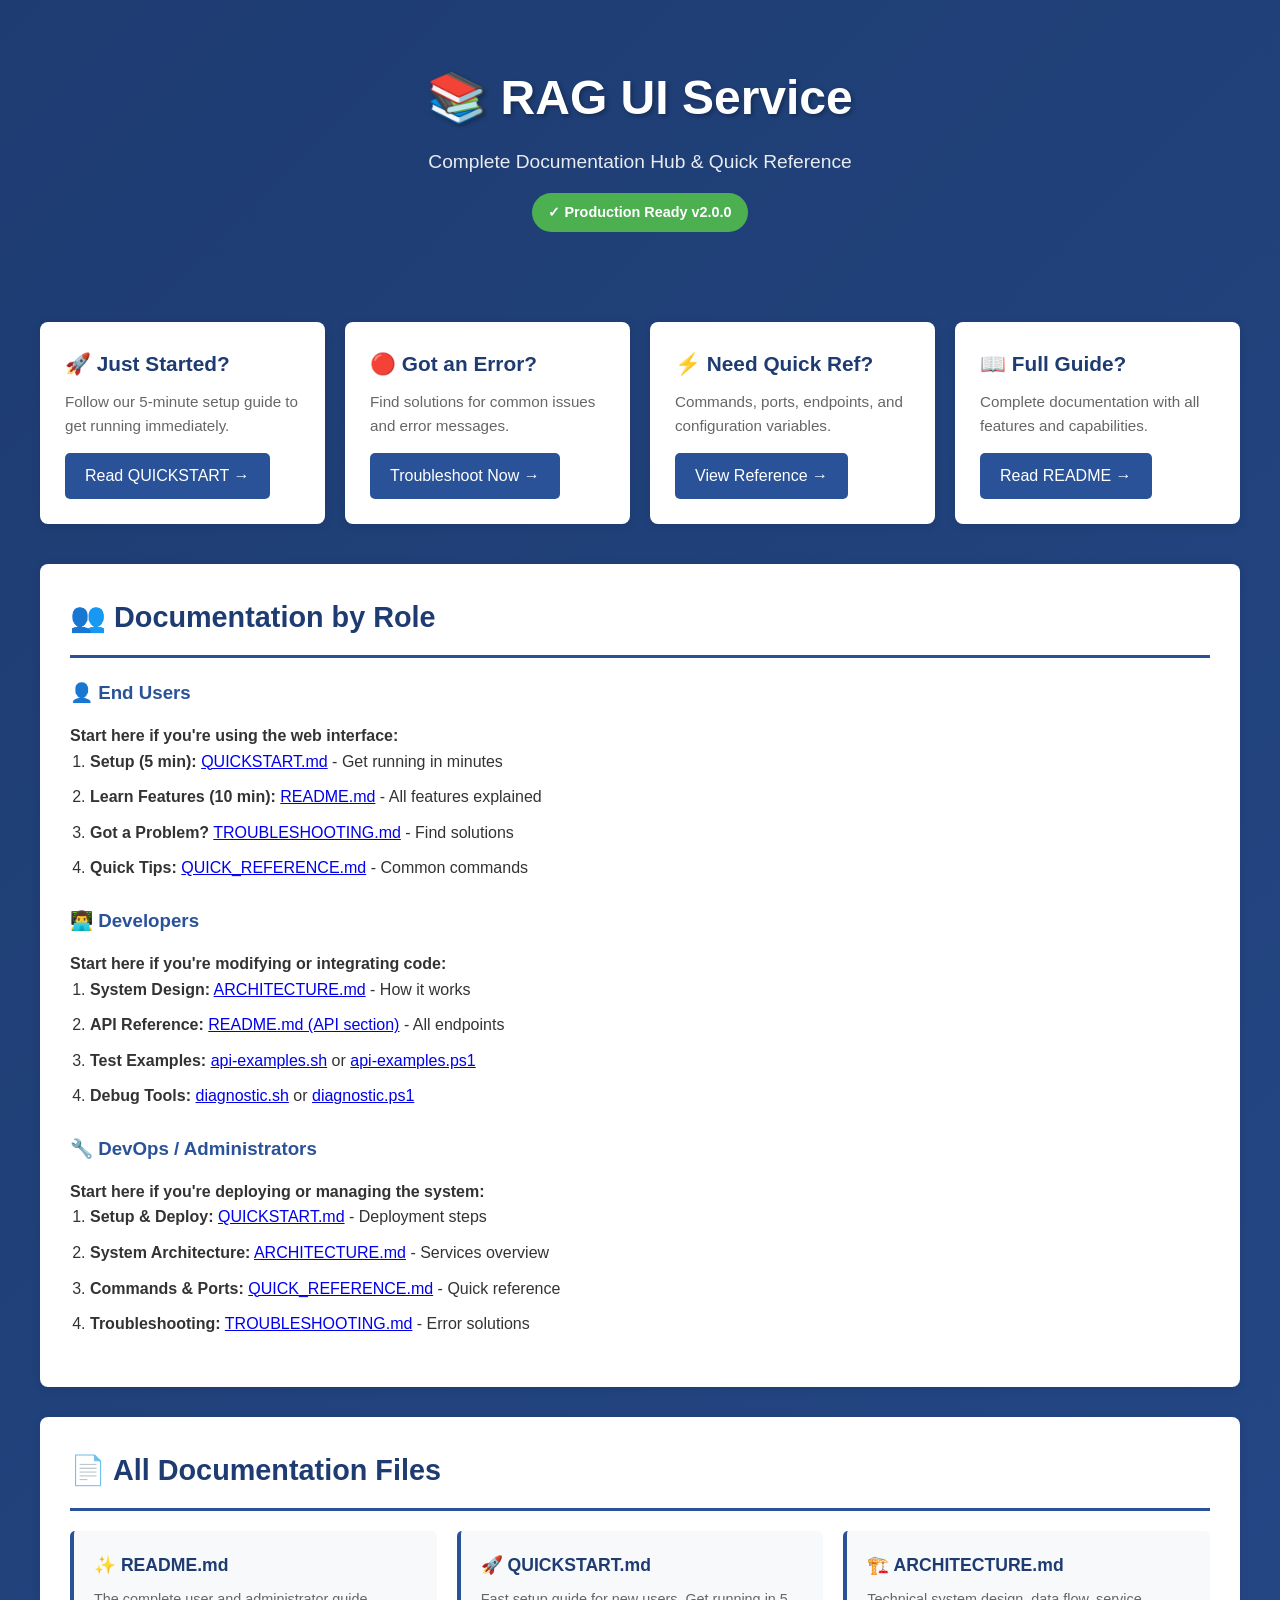
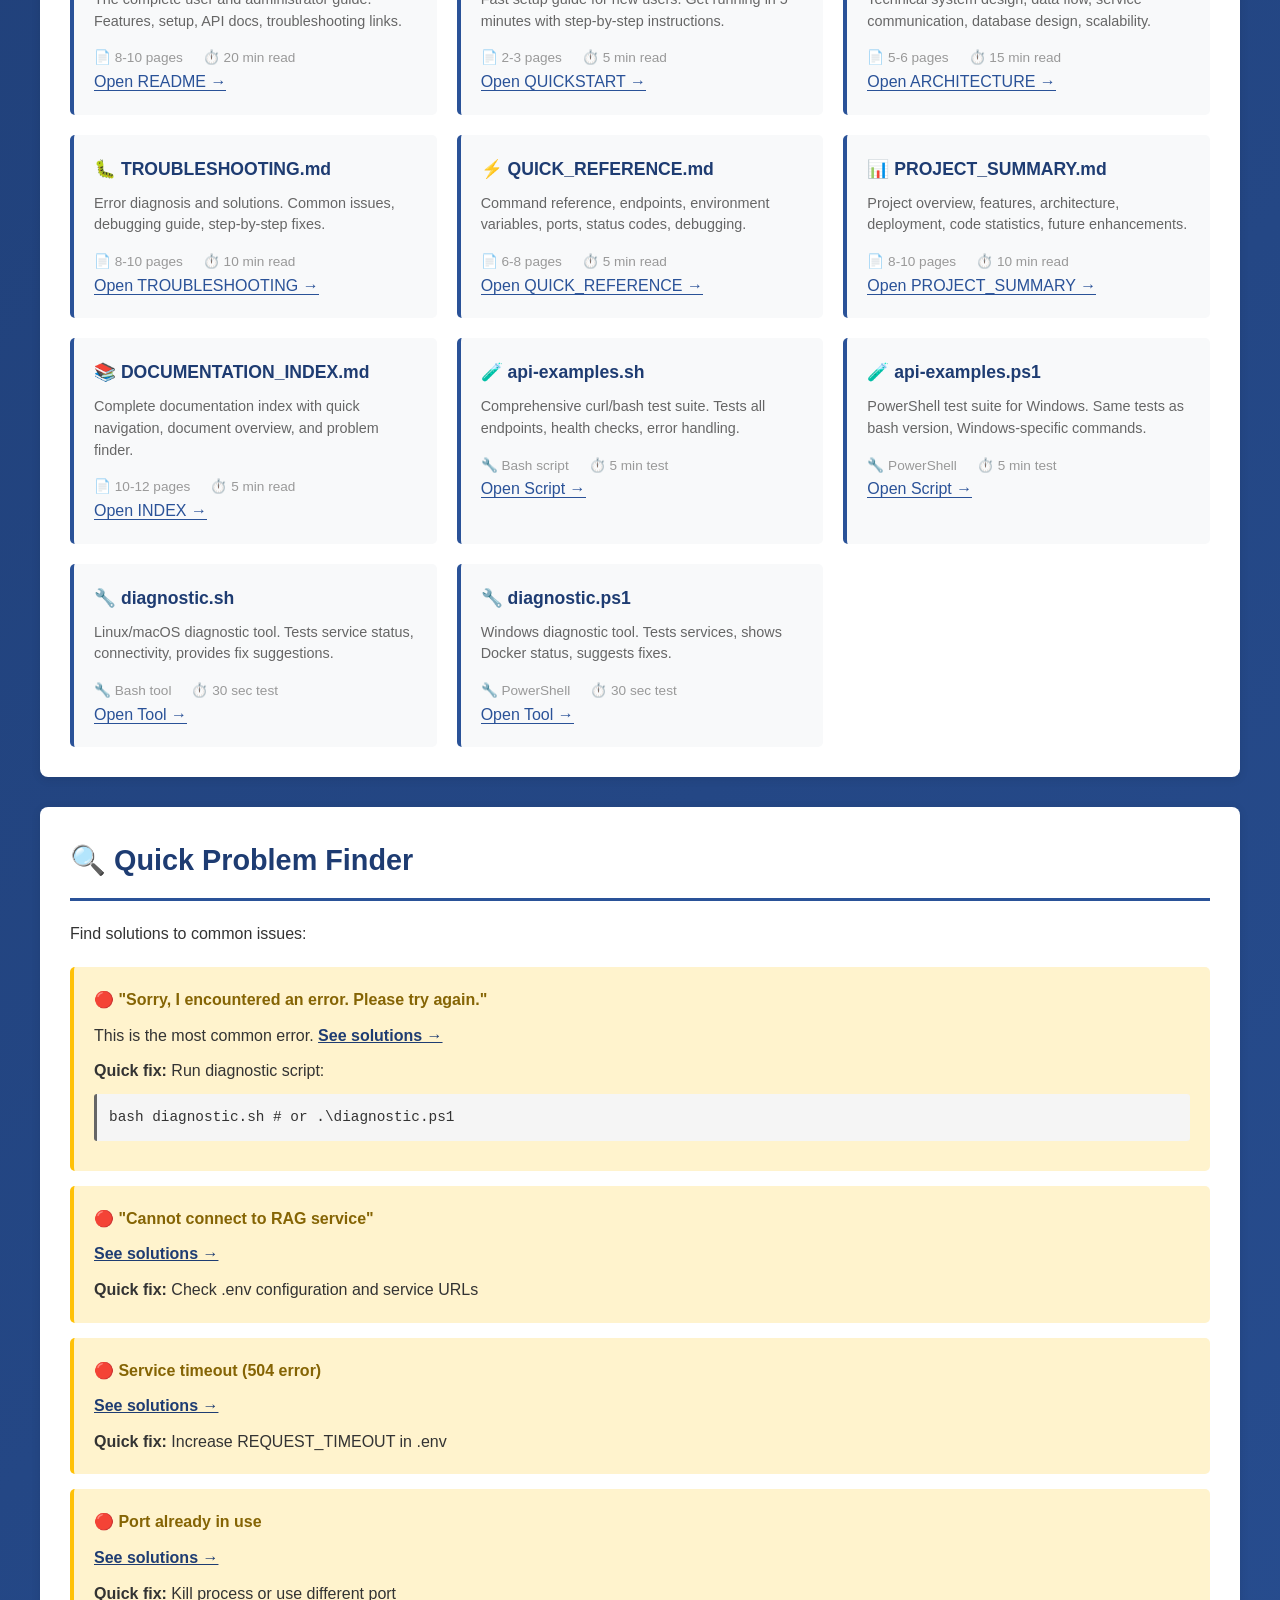
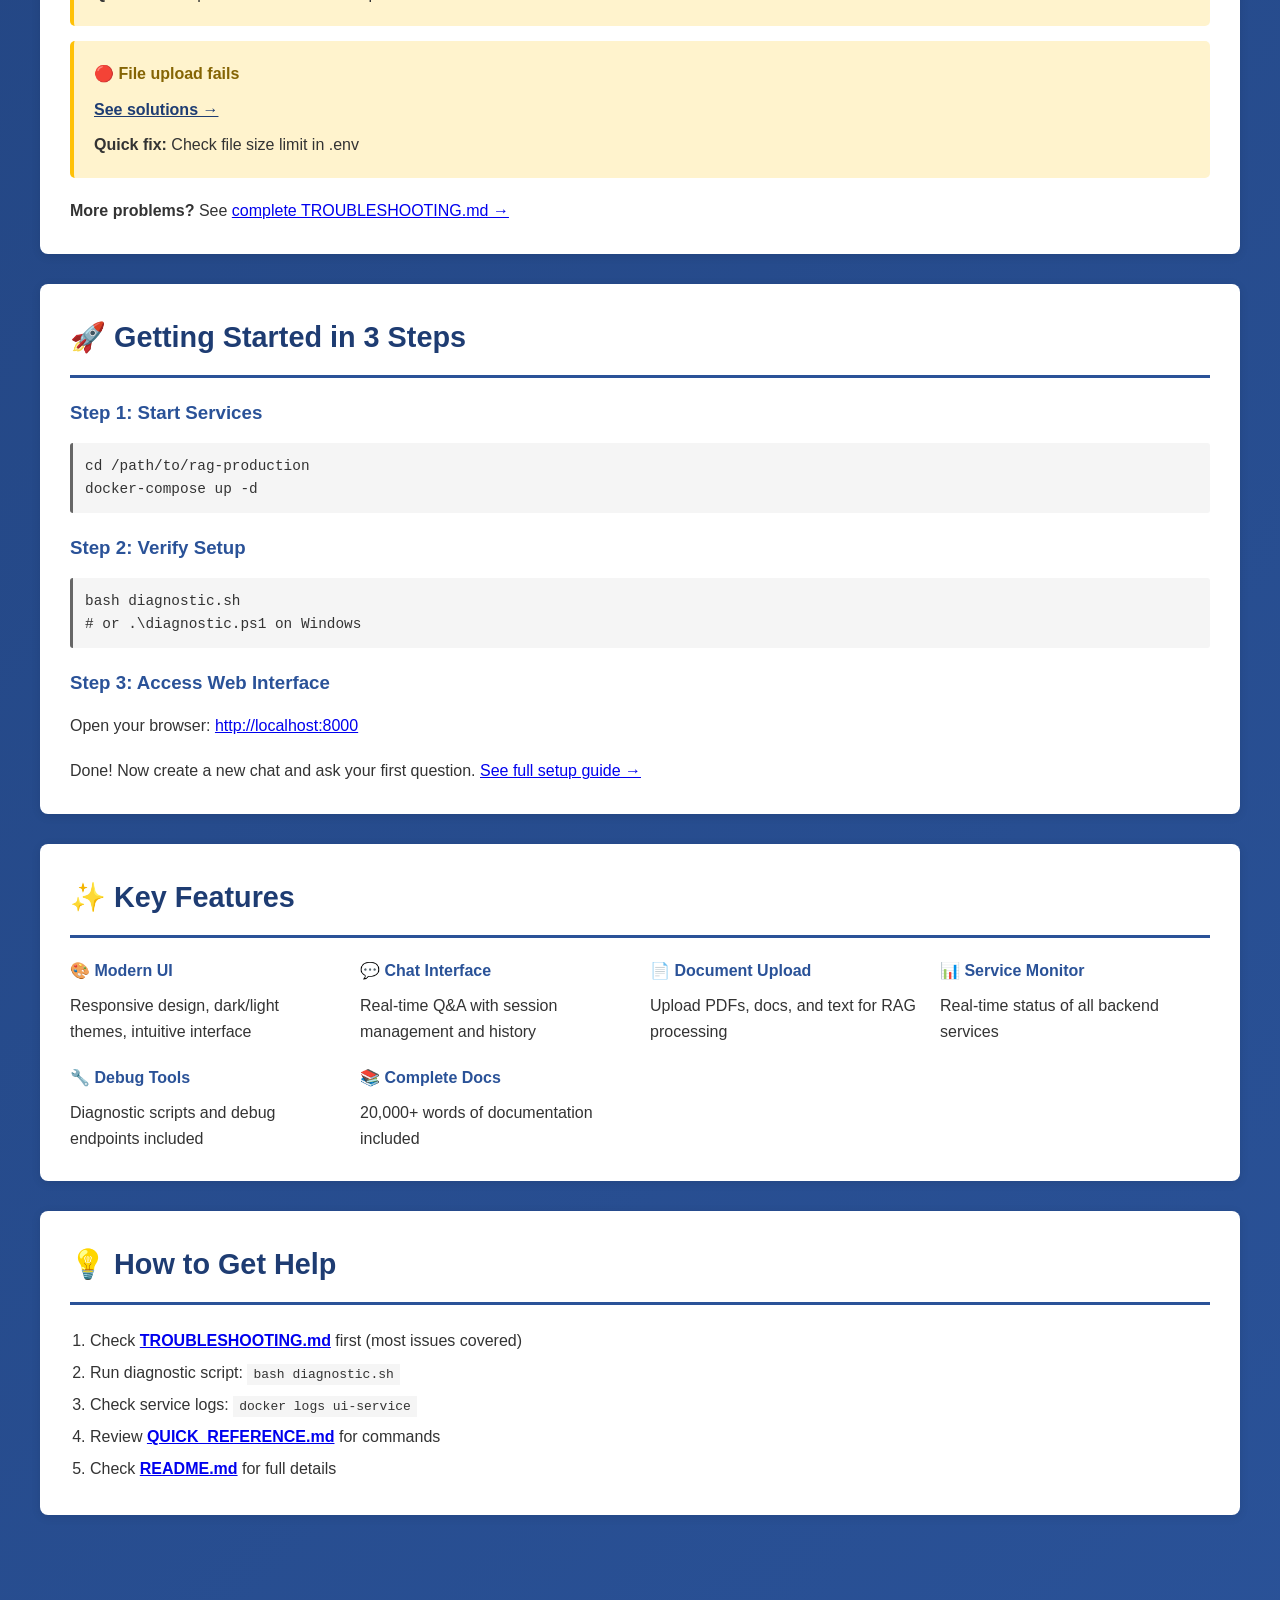
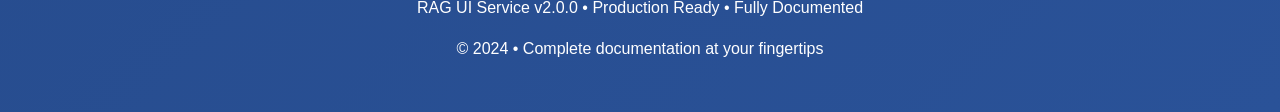
<file: ui-service/index.html>
<!DOCTYPE html>
<html lang="en">
<head>
    <meta charset="UTF-8">
    <meta name="viewport" content="width=device-width, initial-scale=1.0">
    <title>RAG UI Service - Documentation Hub</title>
    <style>
        * {
            margin: 0;
            padding: 0;
            box-sizing: border-box;
        }

        body {
            font-family: -apple-system, BlinkMacSystemFont, 'Segoe UI', Roboto, 'Helvetica Neue', Arial, sans-serif;
            background: linear-gradient(135deg, #1e3c72 0%, #2a5298 100%);
            color: #333;
            line-height: 1.6;
            min-height: 100vh;
            padding: 20px;
        }

        .container {
            max-width: 1200px;
            margin: 0 auto;
        }

        header {
            text-align: center;
            color: white;
            margin-bottom: 50px;
            padding: 40px 20px;
        }

        header h1 {
            font-size: 3em;
            margin-bottom: 10px;
            text-shadow: 2px 2px 4px rgba(0, 0, 0, 0.3);
        }

        header p {
            font-size: 1.2em;
            opacity: 0.9;
        }

        .status {
            display: inline-block;
            background: #4caf50;
            color: white;
            padding: 8px 16px;
            border-radius: 20px;
            margin-top: 15px;
            font-weight: bold;
            font-size: 0.9em;
        }

        .quick-nav {
            display: grid;
            grid-template-columns: repeat(auto-fit, minmax(250px, 1fr));
            gap: 20px;
            margin-bottom: 40px;
        }

        .quick-nav-card {
            background: white;
            border-radius: 8px;
            padding: 25px;
            box-shadow: 0 2px 10px rgba(0, 0, 0, 0.1);
            transition: transform 0.3s, box-shadow 0.3s;
            cursor: pointer;
        }

        .quick-nav-card:hover {
            transform: translateY(-5px);
            box-shadow: 0 5px 20px rgba(0, 0, 0, 0.2);
        }

        .quick-nav-card h3 {
            color: #1e3c72;
            margin-bottom: 10px;
            font-size: 1.3em;
        }

        .quick-nav-card p {
            color: #666;
            font-size: 0.95em;
            margin-bottom: 15px;
        }

        .quick-nav-card a {
            display: inline-block;
            background: #2a5298;
            color: white;
            padding: 10px 20px;
            border-radius: 5px;
            text-decoration: none;
            transition: background 0.3s;
            font-weight: 500;
        }

        .quick-nav-card a:hover {
            background: #1e3c72;
        }

        .section {
            background: white;
            border-radius: 8px;
            padding: 30px;
            margin-bottom: 30px;
            box-shadow: 0 2px 10px rgba(0, 0, 0, 0.1);
        }

        .section h2 {
            color: #1e3c72;
            border-bottom: 3px solid #2a5298;
            padding-bottom: 15px;
            margin-bottom: 20px;
            font-size: 1.8em;
        }

        .doc-grid {
            display: grid;
            grid-template-columns: repeat(auto-fit, minmax(300px, 1fr));
            gap: 20px;
            margin-top: 20px;
        }

        .doc-card {
            background: #f8f9fa;
            border-left: 4px solid #2a5298;
            padding: 20px;
            border-radius: 5px;
            transition: transform 0.3s, box-shadow 0.3s;
        }

        .doc-card:hover {
            transform: translateX(5px);
            box-shadow: 0 2px 10px rgba(0, 0, 0, 0.1);
        }

        .doc-card h3 {
            color: #1e3c72;
            margin-bottom: 10px;
            font-size: 1.1em;
        }

        .doc-card p {
            color: #666;
            font-size: 0.9em;
            margin-bottom: 15px;
            line-height: 1.5;
        }

        .doc-card a {
            color: #2a5298;
            text-decoration: none;
            font-weight: 500;
            border-bottom: 1px solid #2a5298;
        }

        .doc-card a:hover {
            color: #1e3c72;
        }

        .doc-meta {
            display: flex;
            gap: 20px;
            margin-top: 10px;
            font-size: 0.85em;
            color: #999;
        }

        .problem-section {
            background: #fff3cd;
            border-left: 4px solid #ffc107;
            padding: 20px;
            margin-bottom: 15px;
            border-radius: 5px;
        }

        .problem-section h4 {
            color: #856404;
            margin-bottom: 10px;
        }

        .problem-section a {
            color: #1e3c72;
            font-weight: bold;
        }

        .role-badge {
            display: inline-block;
            background: #e3f2fd;
            color: #1e3c72;
            padding: 5px 10px;
            border-radius: 3px;
            font-size: 0.8em;
            margin-right: 5px;
            margin-bottom: 10px;
        }

        .cmd {
            background: #f5f5f5;
            border-left: 3px solid #666;
            padding: 12px;
            margin: 10px 0;
            font-family: 'Courier New', monospace;
            overflow-x: auto;
            color: #333;
            font-size: 0.9em;
            border-radius: 3px;
        }

        footer {
            text-align: center;
            color: white;
            padding: 30px;
            margin-top: 50px;
        }

        @media (max-width: 768px) {
            header h1 {
                font-size: 2em;
            }

            .quick-nav {
                grid-template-columns: 1fr;
            }

            .doc-grid {
                grid-template-columns: 1fr;
            }
        }
    </style>
</head>
<body>
    <div class="container">
        <header>
            <h1>📚 RAG UI Service</h1>
            <p>Complete Documentation Hub & Quick Reference</p>
            <div class="status">✓ Production Ready v2.0.0</div>
        </header>

        <!-- QUICK NAVIGATION -->
        <div class="quick-nav">
            <div class="quick-nav-card">
                <h3>🚀 Just Started?</h3>
                <p>Follow our 5-minute setup guide to get running immediately.</p>
                <a href="QUICKSTART.md">Read QUICKSTART →</a>
            </div>

            <div class="quick-nav-card">
                <h3>🔴 Got an Error?</h3>
                <p>Find solutions for common issues and error messages.</p>
                <a href="TROUBLESHOOTING.md">Troubleshoot Now →</a>
            </div>

            <div class="quick-nav-card">
                <h3>⚡ Need Quick Ref?</h3>
                <p>Commands, ports, endpoints, and configuration variables.</p>
                <a href="QUICK_REFERENCE.md">View Reference →</a>
            </div>

            <div class="quick-nav-card">
                <h3>📖 Full Guide?</h3>
                <p>Complete documentation with all features and capabilities.</p>
                <a href="README.md">Read README →</a>
            </div>
        </div>

        <!-- DOCUMENTATION BY ROLE -->
        <div class="section">
            <h2>👥 Documentation by Role</h2>

            <h3 style="color: #2a5298; margin-top: 20px; margin-bottom: 15px;">👤 End Users</h3>
            <p><strong>Start here if you're using the web interface:</strong></p>
            <ol style="margin-left: 20px; margin-bottom: 20px;">
                <li style="margin-bottom: 10px;">
                    <strong>Setup (5 min):</strong> <a href="QUICKSTART.md">QUICKSTART.md</a> - Get running in minutes
                </li>
                <li style="margin-bottom: 10px;">
                    <strong>Learn Features (10 min):</strong> <a href="README.md">README.md</a> - All features explained
                </li>
                <li style="margin-bottom: 10px;">
                    <strong>Got a Problem?</strong> <a href="TROUBLESHOOTING.md">TROUBLESHOOTING.md</a> - Find solutions
                </li>
                <li style="margin-bottom: 10px;">
                    <strong>Quick Tips:</strong> <a href="QUICK_REFERENCE.md">QUICK_REFERENCE.md</a> - Common commands
                </li>
            </ol>

            <h3 style="color: #2a5298; margin-top: 25px; margin-bottom: 15px;">👨‍💻 Developers</h3>
            <p><strong>Start here if you're modifying or integrating code:</strong></p>
            <ol style="margin-left: 20px; margin-bottom: 20px;">
                <li style="margin-bottom: 10px;">
                    <strong>System Design:</strong> <a href="ARCHITECTURE.md">ARCHITECTURE.md</a> - How it works
                </li>
                <li style="margin-bottom: 10px;">
                    <strong>API Reference:</strong> <a href="README.md">README.md (API section)</a> - All endpoints
                </li>
                <li style="margin-bottom: 10px;">
                    <strong>Test Examples:</strong> <a href="api-examples.sh">api-examples.sh</a> or <a href="api-examples.ps1">api-examples.ps1</a>
                </li>
                <li style="margin-bottom: 10px;">
                    <strong>Debug Tools:</strong> <a href="diagnostic.sh">diagnostic.sh</a> or <a href="diagnostic.ps1">diagnostic.ps1</a>
                </li>
            </ol>

            <h3 style="color: #2a5298; margin-top: 25px; margin-bottom: 15px;">🔧 DevOps / Administrators</h3>
            <p><strong>Start here if you're deploying or managing the system:</strong></p>
            <ol style="margin-left: 20px; margin-bottom: 20px;">
                <li style="margin-bottom: 10px;">
                    <strong>Setup & Deploy:</strong> <a href="QUICKSTART.md">QUICKSTART.md</a> - Deployment steps
                </li>
                <li style="margin-bottom: 10px;">
                    <strong>System Architecture:</strong> <a href="ARCHITECTURE.md">ARCHITECTURE.md</a> - Services overview
                </li>
                <li style="margin-bottom: 10px;">
                    <strong>Commands & Ports:</strong> <a href="QUICK_REFERENCE.md">QUICK_REFERENCE.md</a> - Quick reference
                </li>
                <li style="margin-bottom: 10px;">
                    <strong>Troubleshooting:</strong> <a href="TROUBLESHOOTING.md">TROUBLESHOOTING.md</a> - Error solutions
                </li>
            </ol>
        </div>

        <!-- ALL DOCUMENTS -->
        <div class="section">
            <h2>📄 All Documentation Files</h2>
            <div class="doc-grid">
                <div class="doc-card">
                    <h3>✨ README.md</h3>
                    <p>The complete user and administrator guide. Features, setup, API docs, troubleshooting links.</p>
                    <div class="doc-meta">
                        <span>📄 8-10 pages</span>
                        <span>⏱️ 20 min read</span>
                    </div>
                    <a href="README.md">Open README →</a>
                </div>

                <div class="doc-card">
                    <h3>🚀 QUICKSTART.md</h3>
                    <p>Fast setup guide for new users. Get running in 5 minutes with step-by-step instructions.</p>
                    <div class="doc-meta">
                        <span>📄 2-3 pages</span>
                        <span>⏱️ 5 min read</span>
                    </div>
                    <a href="QUICKSTART.md">Open QUICKSTART →</a>
                </div>

                <div class="doc-card">
                    <h3>🏗️ ARCHITECTURE.md</h3>
                    <p>Technical system design, data flow, service communication, database design, scalability.</p>
                    <div class="doc-meta">
                        <span>📄 5-6 pages</span>
                        <span>⏱️ 15 min read</span>
                    </div>
                    <a href="ARCHITECTURE.md">Open ARCHITECTURE →</a>
                </div>

                <div class="doc-card">
                    <h3>🐛 TROUBLESHOOTING.md</h3>
                    <p>Error diagnosis and solutions. Common issues, debugging guide, step-by-step fixes.</p>
                    <div class="doc-meta">
                        <span>📄 8-10 pages</span>
                        <span>⏱️ 10 min read</span>
                    </div>
                    <a href="TROUBLESHOOTING.md">Open TROUBLESHOOTING →</a>
                </div>

                <div class="doc-card">
                    <h3>⚡ QUICK_REFERENCE.md</h3>
                    <p>Command reference, endpoints, environment variables, ports, status codes, debugging.</p>
                    <div class="doc-meta">
                        <span>📄 6-8 pages</span>
                        <span>⏱️ 5 min read</span>
                    </div>
                    <a href="QUICK_REFERENCE.md">Open QUICK_REFERENCE →</a>
                </div>

                <div class="doc-card">
                    <h3>📊 PROJECT_SUMMARY.md</h3>
                    <p>Project overview, features, architecture, deployment, code statistics, future enhancements.</p>
                    <div class="doc-meta">
                        <span>📄 8-10 pages</span>
                        <span>⏱️ 10 min read</span>
                    </div>
                    <a href="PROJECT_SUMMARY.md">Open PROJECT_SUMMARY →</a>
                </div>

                <div class="doc-card">
                    <h3>📚 DOCUMENTATION_INDEX.md</h3>
                    <p>Complete documentation index with quick navigation, document overview, and problem finder.</p>
                    <div class="doc-meta">
                        <span>📄 10-12 pages</span>
                        <span>⏱️ 5 min read</span>
                    </div>
                    <a href="DOCUMENTATION_INDEX.md">Open INDEX →</a>
                </div>

                <div class="doc-card">
                    <h3>🧪 api-examples.sh</h3>
                    <p>Comprehensive curl/bash test suite. Tests all endpoints, health checks, error handling.</p>
                    <div class="doc-meta">
                        <span>🔧 Bash script</span>
                        <span>⏱️ 5 min test</span>
                    </div>
                    <a href="api-examples.sh">Open Script →</a>
                </div>

                <div class="doc-card">
                    <h3>🧪 api-examples.ps1</h3>
                    <p>PowerShell test suite for Windows. Same tests as bash version, Windows-specific commands.</p>
                    <div class="doc-meta">
                        <span>🔧 PowerShell</span>
                        <span>⏱️ 5 min test</span>
                    </div>
                    <a href="api-examples.ps1">Open Script →</a>
                </div>

                <div class="doc-card">
                    <h3>🔧 diagnostic.sh</h3>
                    <p>Linux/macOS diagnostic tool. Tests service status, connectivity, provides fix suggestions.</p>
                    <div class="doc-meta">
                        <span>🔧 Bash tool</span>
                        <span>⏱️ 30 sec test</span>
                    </div>
                    <a href="diagnostic.sh">Open Tool →</a>
                </div>

                <div class="doc-card">
                    <h3>🔧 diagnostic.ps1</h3>
                    <p>Windows diagnostic tool. Tests services, shows Docker status, suggests fixes.</p>
                    <div class="doc-meta">
                        <span>🔧 PowerShell</span>
                        <span>⏱️ 30 sec test</span>
                    </div>
                    <a href="diagnostic.ps1">Open Tool →</a>
                </div>
            </div>
        </div>

        <!-- PROBLEM FINDER -->
        <div class="section">
            <h2>🔍 Quick Problem Finder</h2>
            <p style="margin-bottom: 20px;">Find solutions to common issues:</p>

            <div class="problem-section">
                <h4>🔴 "Sorry, I encountered an error. Please try again."</h4>
                <p>This is the most common error. <a href="TROUBLESHOOTING.md#-error-sorry-i-encountered-an-error-please-try-again">See solutions →</a></p>
                <p style="margin-top: 10px;"><strong>Quick fix:</strong> Run diagnostic script:</p>
                <div class="cmd">bash diagnostic.sh  # or .\diagnostic.ps1</div>
            </div>

            <div class="problem-section">
                <h4>🔴 "Cannot connect to RAG service"</h4>
                <p><a href="TROUBLESHOOTING.md#-error-cannot-connect-to-rag-service">See solutions →</a></p>
                <p style="margin-top: 10px;"><strong>Quick fix:</strong> Check .env configuration and service URLs</p>
            </div>

            <div class="problem-section">
                <h4>🔴 Service timeout (504 error)</h4>
                <p><a href="TROUBLESHOOTING.md#-error-rag-service-timeout">See solutions →</a></p>
                <p style="margin-top: 10px;"><strong>Quick fix:</strong> Increase REQUEST_TIMEOUT in .env</p>
            </div>

            <div class="problem-section">
                <h4>🔴 Port already in use</h4>
                <p><a href="TROUBLESHOOTING.md#-ui-service-wont-start">See solutions →</a></p>
                <p style="margin-top: 10px;"><strong>Quick fix:</strong> Kill process or use different port</p>
            </div>

            <div class="problem-section">
                <h4>🔴 File upload fails</h4>
                <p><a href="TROUBLESHOOTING.md#-file-upload-fails">See solutions →</a></p>
                <p style="margin-top: 10px;"><strong>Quick fix:</strong> Check file size limit in .env</p>
            </div>

            <p style="margin-top: 20px;">
                <strong>More problems?</strong> See <a href="TROUBLESHOOTING.md">complete TROUBLESHOOTING.md →</a>
            </p>
        </div>

        <!-- GETTING STARTED -->
        <div class="section">
            <h2>🚀 Getting Started in 3 Steps</h2>

            <h3 style="color: #2a5298; margin-top: 20px; margin-bottom: 15px;">Step 1: Start Services</h3>
            <div class="cmd">cd /path/to/rag-production<br>docker-compose up -d</div>

            <h3 style="color: #2a5298; margin-top: 20px; margin-bottom: 15px;">Step 2: Verify Setup</h3>
            <div class="cmd">bash diagnostic.sh<br># or .\diagnostic.ps1 on Windows</div>

            <h3 style="color: #2a5298; margin-top: 20px; margin-bottom: 15px;">Step 3: Access Web Interface</h3>
            <p>Open your browser: <a href="http://localhost:8000" target="_blank">http://localhost:8000</a></p>

            <p style="margin-top: 20px;">Done! Now create a new chat and ask your first question. <a href="QUICKSTART.md">See full setup guide →</a></p>
        </div>

        <!-- FEATURE OVERVIEW -->
        <div class="section">
            <h2>✨ Key Features</h2>
            <div style="display: grid; grid-template-columns: repeat(auto-fit, minmax(250px, 1fr)); gap: 20px; margin-top: 20px;">
                <div>
                    <h4 style="color: #2a5298; margin-bottom: 10px;">🎨 Modern UI</h4>
                    <p>Responsive design, dark/light themes, intuitive interface</p>
                </div>
                <div>
                    <h4 style="color: #2a5298; margin-bottom: 10px;">💬 Chat Interface</h4>
                    <p>Real-time Q&A with session management and history</p>
                </div>
                <div>
                    <h4 style="color: #2a5298; margin-bottom: 10px;">📄 Document Upload</h4>
                    <p>Upload PDFs, docs, and text for RAG processing</p>
                </div>
                <div>
                    <h4 style="color: #2a5298; margin-bottom: 10px;">📊 Service Monitor</h4>
                    <p>Real-time status of all backend services</p>
                </div>
                <div>
                    <h4 style="color: #2a5298; margin-bottom: 10px;">🔧 Debug Tools</h4>
                    <p>Diagnostic scripts and debug endpoints included</p>
                </div>
                <div>
                    <h4 style="color: #2a5298; margin-bottom: 10px;">📚 Complete Docs</h4>
                    <p>20,000+ words of documentation included</p>
                </div>
            </div>
        </div>

        <!-- SUPPORT -->
        <div class="section">
            <h2>💡 How to Get Help</h2>
            <ol style="margin-left: 20px; line-height: 2;">
                <li>Check <strong><a href="TROUBLESHOOTING.md">TROUBLESHOOTING.md</a></strong> first (most issues covered)</li>
                <li>Run diagnostic script: <code style="background: #f5f5f5; padding: 3px 6px;">bash diagnostic.sh</code></li>
                <li>Check service logs: <code style="background: #f5f5f5; padding: 3px 6px;">docker logs ui-service</code></li>
                <li>Review <strong><a href="QUICK_REFERENCE.md">QUICK_REFERENCE.md</a></strong> for commands</li>
                <li>Check <strong><a href="README.md">README.md</a></strong> for full details</li>
            </ol>
        </div>

        <footer>
            <p style="margin-bottom: 15px;">RAG UI Service v2.0.0 • Production Ready • Fully Documented</p>
            <p>© 2024 • Complete documentation at your fingertips</p>
        </footer>
    </div>
</body>
</html>
</file>
